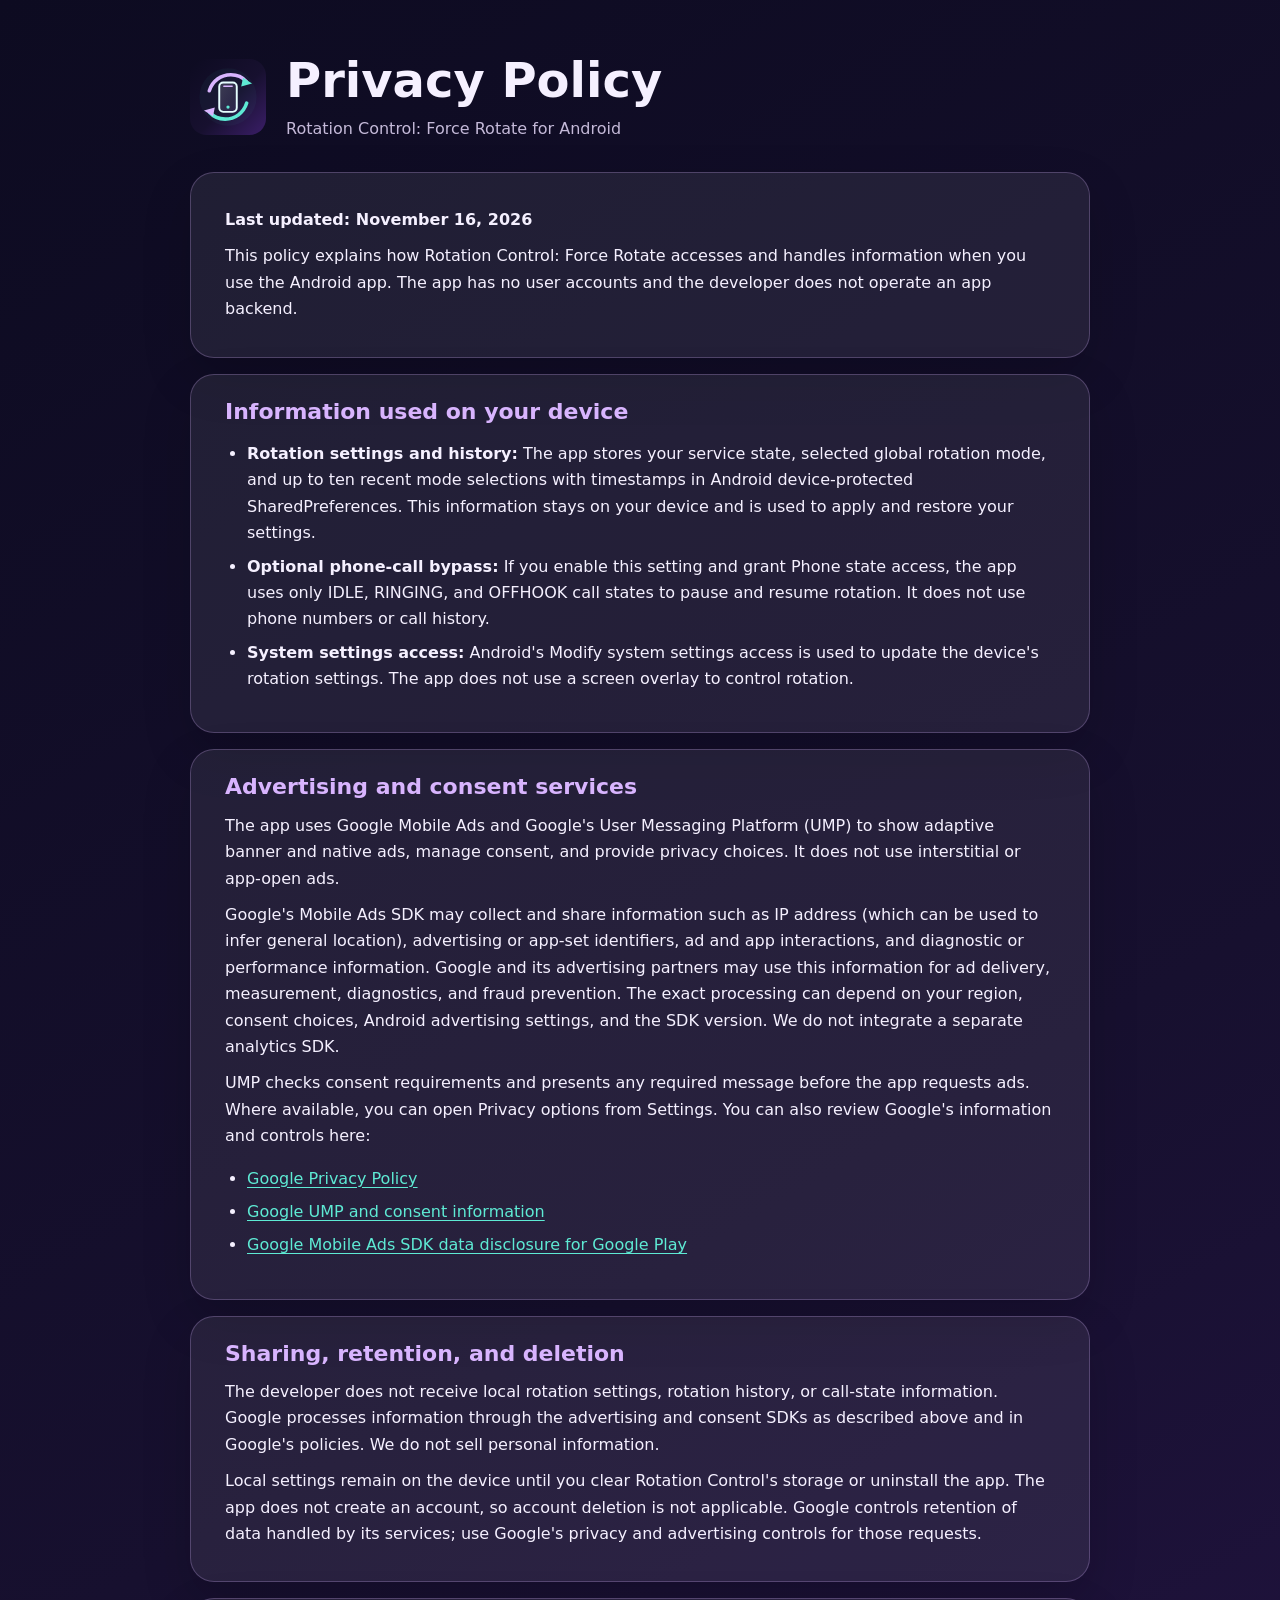
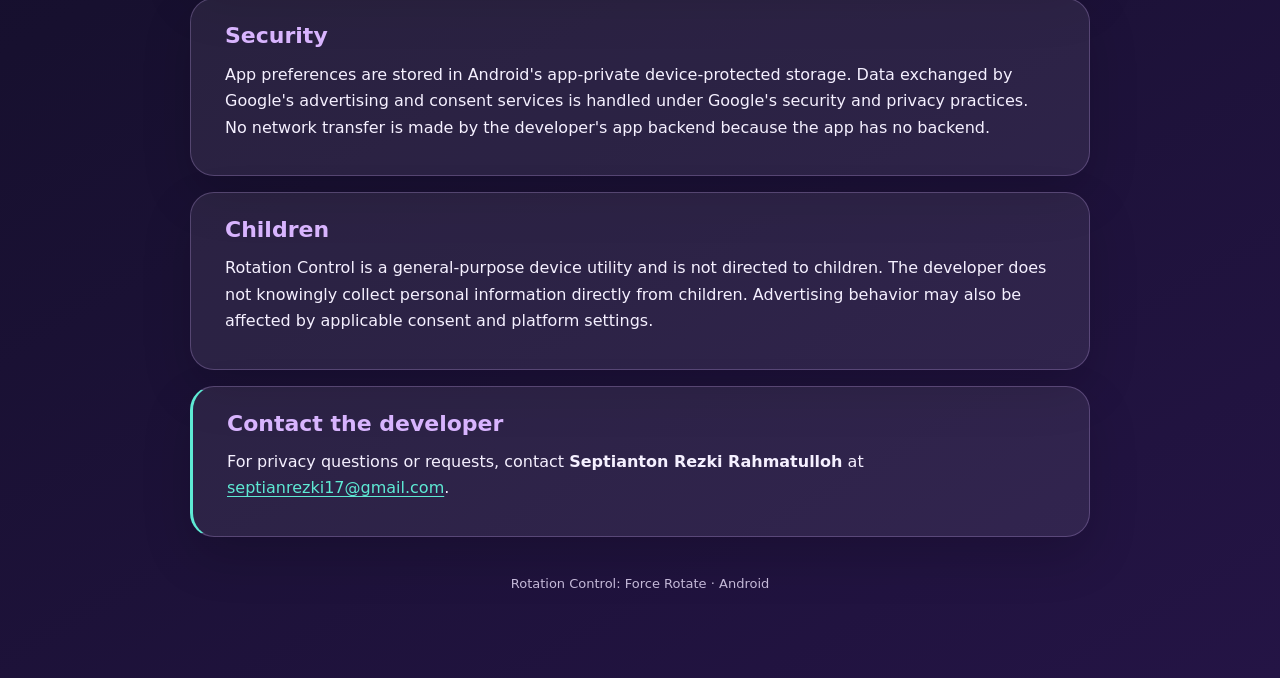
<file: docs/index.html>
<!doctype html>
<html lang="en">
<head>
  <meta charset="utf-8">
  <meta name="viewport" content="width=device-width, initial-scale=1">
  <meta name="theme-color" content="#0d0b21">
  <meta name="description" content="Privacy information for Rotation Control: Force Rotate for Android.">
  <title>Rotation Control - Privacy</title>
  <link rel="icon" href="assets/rotation-control-logo.svg" type="image/svg+xml">
  <style>
    :root { color-scheme: dark; --ink:#f5f0ff; --muted:#c4b9d8; --mint:#5eead4; --lav:#d8b4fe; --glass:#201a37; }
    * { box-sizing:border-box; }
    body { margin:0; min-height:100vh; background:linear-gradient(150deg,#0d0b21 0%,#17102f 55%,#241445 100%); color:var(--ink); font:16px/1.65 system-ui,-apple-system,"Segoe UI",sans-serif; }
    main { width:min(900px,calc(100% - 32px)); margin:0 auto; padding:52px 0 64px; }
    header { display:flex; gap:20px; align-items:center; margin-bottom:30px; }
    header img { width:76px; height:76px; flex:none; }
    h1,h2,h3 { line-height:1.2; }
    h1 { font-size:clamp(30px,5vw,48px); margin:0 0 6px; }
    header p,.muted { color:var(--muted); margin:0; }
    .card { padding:24px clamp(18px,4vw,34px); margin:16px 0; background:rgba(255,255,255,.075); border:1px solid rgba(216,180,254,.25); border-radius:24px; box-shadow:0 20px 50px rgba(0,0,0,.16); }
    h2 { color:var(--lav); font-size:22px; margin:0 0 12px; }
    h3 { color:var(--mint); font-size:17px; margin:20px 0 8px; }
    p { margin:10px 0; }
    a { color:var(--mint); text-underline-offset:3px; }
    ul { padding-left:22px; }
    li { margin:7px 0; }
    .contact { border-left:3px solid var(--mint); }
    footer { color:var(--muted); text-align:center; padding:20px 0; font-size:13px; }
    @media(max-width:560px) { main { padding-top:28px; } header img { width:60px;height:60px; } .card { border-radius:20px; } }
  </style>
</head>
<body>
<main>
  <header>
    <img src="assets/rotation-control-logo.svg" alt="Rotation Control logo">
    <div><h1>Privacy Policy</h1><p>Rotation Control: Force Rotate for Android</p></div>
  </header>

  <section class="card">
    <p><strong>Last updated: November 16, 2026</strong></p>
    <p>This policy explains how Rotation Control: Force Rotate accesses and handles information when you use the Android app. The app has no user accounts and the developer does not operate an app backend.</p>
  </section>

  <section class="card">
    <h2>Information used on your device</h2>
    <ul>
      <li><strong>Rotation settings and history:</strong> The app stores your service state, selected global rotation mode, and up to ten recent mode selections with timestamps in Android device-protected SharedPreferences. This information stays on your device and is used to apply and restore your settings.</li>
      <li><strong>Optional phone-call bypass:</strong> If you enable this setting and grant Phone state access, the app uses only IDLE, RINGING, and OFFHOOK call states to pause and resume rotation. It does not use phone numbers or call history.</li>
      <li><strong>System settings access:</strong> Android's Modify system settings access is used to update the device's rotation settings. The app does not use a screen overlay to control rotation.</li>
    </ul>
  </section>

  <section class="card">
    <h2>Advertising and consent services</h2>
    <p>The app uses Google Mobile Ads and Google's User Messaging Platform (UMP) to show adaptive banner and native ads, manage consent, and provide privacy choices. It does not use interstitial or app-open ads.</p>
    <p>Google's Mobile Ads SDK may collect and share information such as IP address (which can be used to infer general location), advertising or app-set identifiers, ad and app interactions, and diagnostic or performance information. Google and its advertising partners may use this information for ad delivery, measurement, diagnostics, and fraud prevention. The exact processing can depend on your region, consent choices, Android advertising settings, and the SDK version. We do not integrate a separate analytics SDK.</p>
    <p>UMP checks consent requirements and presents any required message before the app requests ads. Where available, you can open Privacy options from Settings. You can also review Google's information and controls here:</p>
    <ul>
      <li><a href="https://policies.google.com/privacy">Google Privacy Policy</a></li>
      <li><a href="https://developers.google.com/admob/android/privacy">Google UMP and consent information</a></li>
      <li><a href="https://developers.google.com/admob/android/privacy/play-data-disclosure">Google Mobile Ads SDK data disclosure for Google Play</a></li>
    </ul>
  </section>

  <section class="card">
    <h2>Sharing, retention, and deletion</h2>
    <p>The developer does not receive local rotation settings, rotation history, or call-state information. Google processes information through the advertising and consent SDKs as described above and in Google's policies. We do not sell personal information.</p>
    <p>Local settings remain on the device until you clear Rotation Control's storage or uninstall the app. The app does not create an account, so account deletion is not applicable. Google controls retention of data handled by its services; use Google's privacy and advertising controls for those requests.</p>
  </section>

  <section class="card">
    <h2>Security</h2>
    <p>App preferences are stored in Android's app-private device-protected storage. Data exchanged by Google's advertising and consent services is handled under Google's security and privacy practices. No network transfer is made by the developer's app backend because the app has no backend.</p>
  </section>

  <section class="card">
    <h2>Children</h2>
    <p>Rotation Control is a general-purpose device utility and is not directed to children. The developer does not knowingly collect personal information directly from children. Advertising behavior may also be affected by applicable consent and platform settings.</p>
  </section>

  <section class="card contact">
    <h2>Contact the developer</h2>
    <p>For privacy questions or requests, contact <strong>Septianton Rezki Rahmatulloh</strong> at <a href="mailto:septianrezki17@gmail.com">septianrezki17@gmail.com</a>.</p>
  </section>

  <footer>Rotation Control: Force Rotate · Android</footer>
</main>
</body>
</html>
</file>
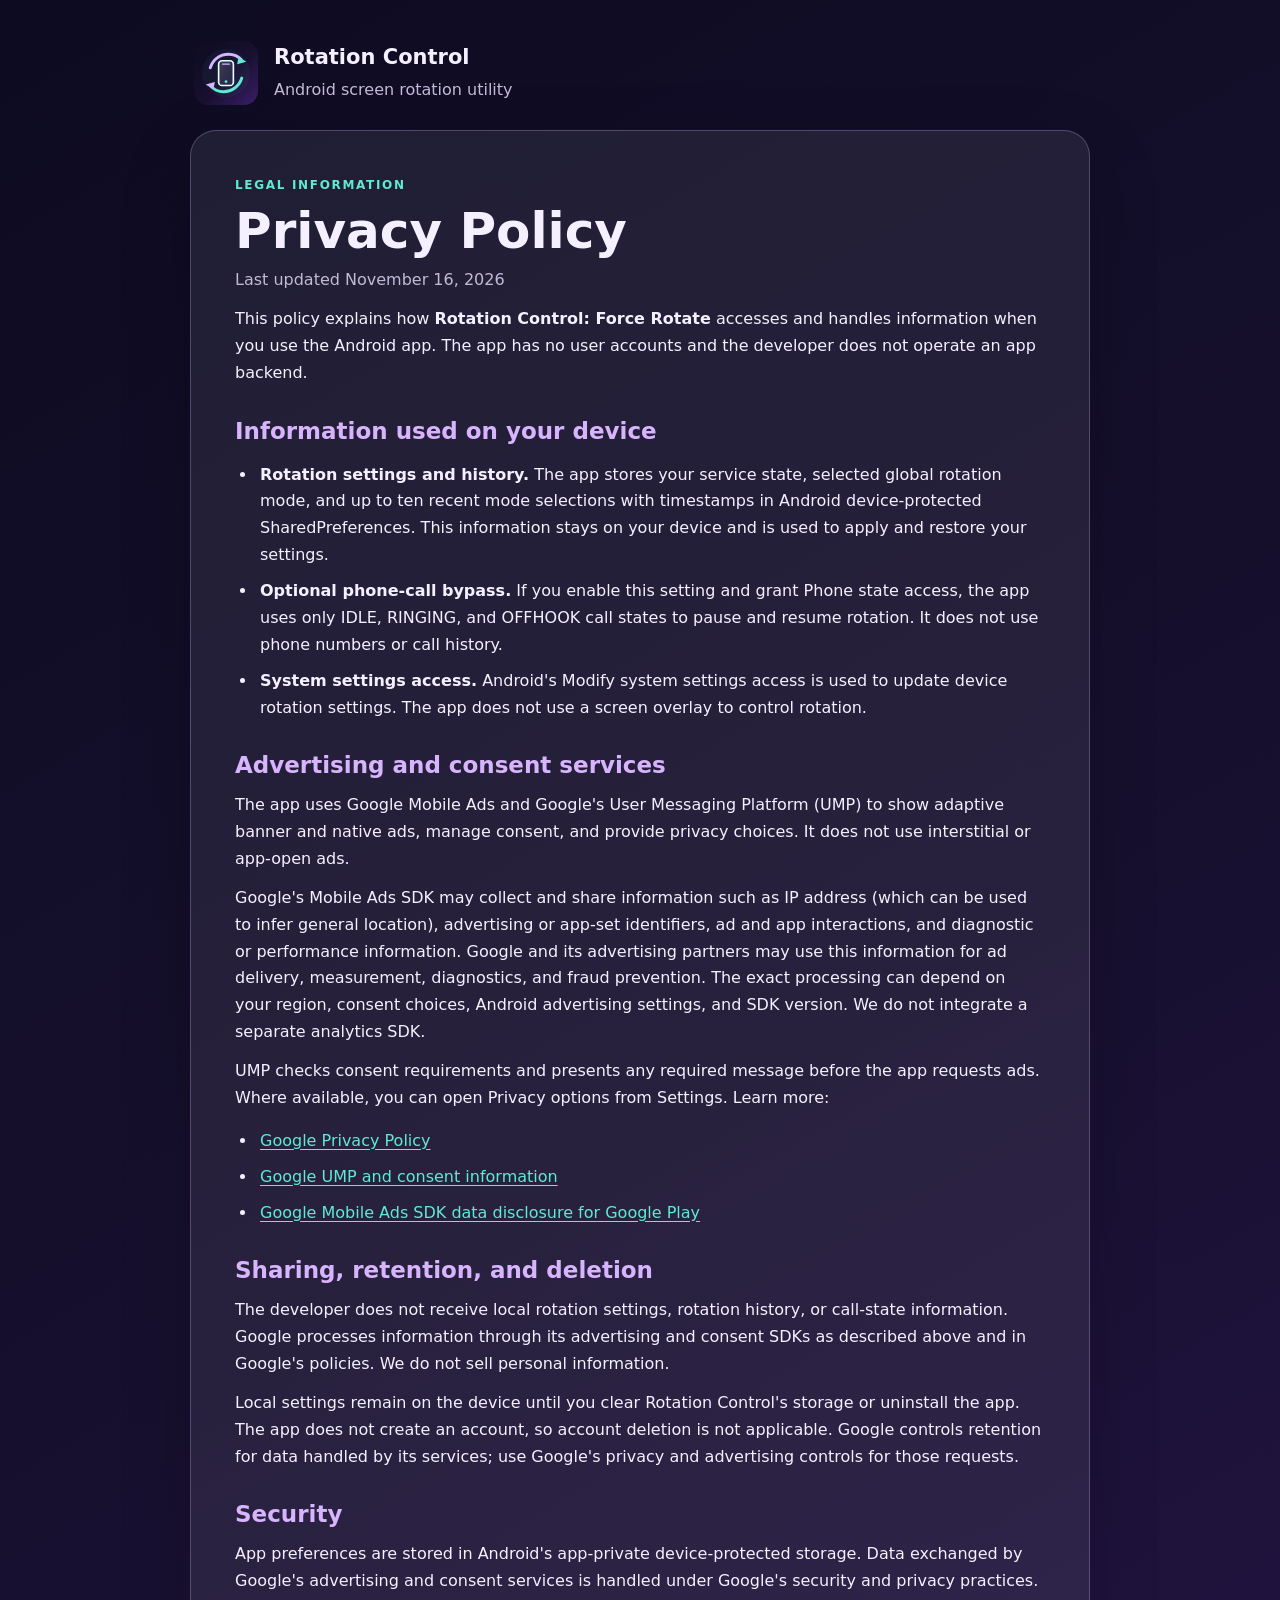
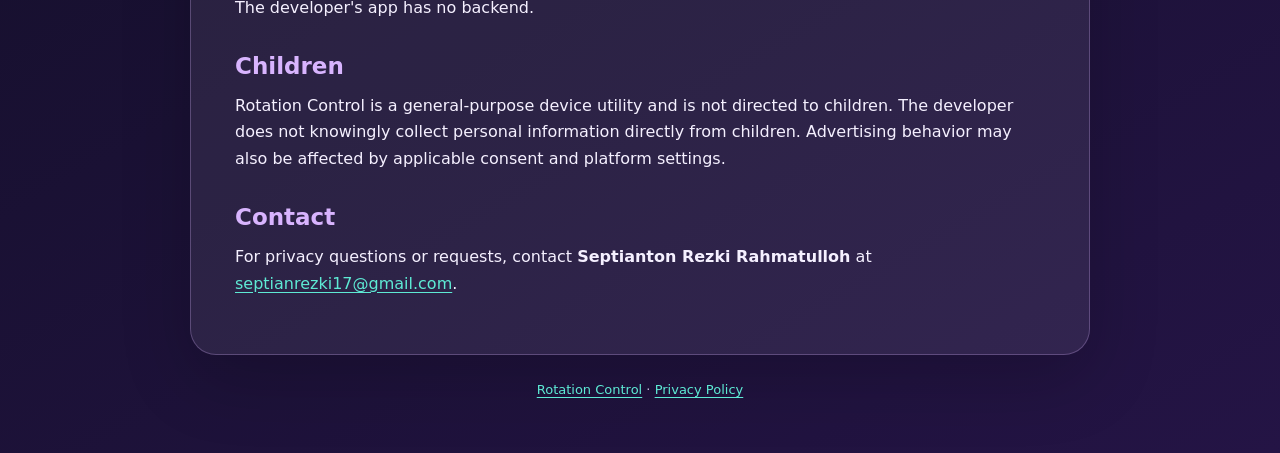
<file: docs/privacy-policy.html>
<!doctype html>
<html lang="en">
<head>
  <meta charset="utf-8">
  <meta name="viewport" content="width=device-width, initial-scale=1">
  <meta name="theme-color" content="#0d0b21">
  <meta name="description" content="Privacy Policy for Rotation Control: Force Rotate.">
  <title>Privacy Policy - Rotation Control</title>
  <link rel="icon" href="assets/rotation-control-logo.svg" type="image/svg+xml">
  <link rel="stylesheet" href="styles.css">
</head>
<body>
<main class="page">
  <header class="brand">
    <img src="assets/rotation-control-logo.svg" alt="Rotation Control logo">
    <div><a class="brand-name" href="index.html">Rotation Control</a><p>Android screen rotation utility</p></div>
  </header>
  <article class="panel">
    <p class="eyebrow">LEGAL INFORMATION</p>
    <h1>Privacy Policy</h1>
    <p class="muted">Last updated November 16, 2026</p>
    <p>This policy explains how <strong>Rotation Control: Force Rotate</strong> accesses and handles information when you use the Android app. The app has no user accounts and the developer does not operate an app backend.</p>

    <h2>Information used on your device</h2>
    <ul>
      <li><strong>Rotation settings and history.</strong> The app stores your service state, selected global rotation mode, and up to ten recent mode selections with timestamps in Android device-protected SharedPreferences. This information stays on your device and is used to apply and restore your settings.</li>
      <li><strong>Optional phone-call bypass.</strong> If you enable this setting and grant Phone state access, the app uses only IDLE, RINGING, and OFFHOOK call states to pause and resume rotation. It does not use phone numbers or call history.</li>
      <li><strong>System settings access.</strong> Android's Modify system settings access is used to update device rotation settings. The app does not use a screen overlay to control rotation.</li>
    </ul>

    <h2>Advertising and consent services</h2>
    <p>The app uses Google Mobile Ads and Google's User Messaging Platform (UMP) to show adaptive banner and native ads, manage consent, and provide privacy choices. It does not use interstitial or app-open ads.</p>
    <p>Google's Mobile Ads SDK may collect and share information such as IP address (which can be used to infer general location), advertising or app-set identifiers, ad and app interactions, and diagnostic or performance information. Google and its advertising partners may use this information for ad delivery, measurement, diagnostics, and fraud prevention. The exact processing can depend on your region, consent choices, Android advertising settings, and SDK version. We do not integrate a separate analytics SDK.</p>
    <p>UMP checks consent requirements and presents any required message before the app requests ads. Where available, you can open Privacy options from Settings. Learn more:</p>
    <ul>
      <li><a href="https://policies.google.com/privacy">Google Privacy Policy</a></li>
      <li><a href="https://developers.google.com/admob/android/privacy">Google UMP and consent information</a></li>
      <li><a href="https://developers.google.com/admob/android/privacy/play-data-disclosure">Google Mobile Ads SDK data disclosure for Google Play</a></li>
    </ul>

    <h2>Sharing, retention, and deletion</h2>
    <p>The developer does not receive local rotation settings, rotation history, or call-state information. Google processes information through its advertising and consent SDKs as described above and in Google's policies. We do not sell personal information.</p>
    <p>Local settings remain on the device until you clear Rotation Control's storage or uninstall the app. The app does not create an account, so account deletion is not applicable. Google controls retention for data handled by its services; use Google's privacy and advertising controls for those requests.</p>

    <h2>Security</h2>
    <p>App preferences are stored in Android's app-private device-protected storage. Data exchanged by Google's advertising and consent services is handled under Google's security and privacy practices. The developer's app has no backend.</p>

    <h2>Children</h2>
    <p>Rotation Control is a general-purpose device utility and is not directed to children. The developer does not knowingly collect personal information directly from children. Advertising behavior may also be affected by applicable consent and platform settings.</p>

    <h2>Contact</h2>
    <p>For privacy questions or requests, contact <strong>Septianton Rezki Rahmatulloh</strong> at <a href="mailto:septianrezki17@gmail.com">septianrezki17@gmail.com</a>.</p>
  </article>
  <footer><a href="index.html">Rotation Control</a> · <a href="privacy-policy.html">Privacy Policy</a></footer>
</main>
</body>
</html>
</file>
<file: docs/styles.css>
:root{color-scheme:dark;--ink:#f5f0ff;--muted:#c4b9d8;--mint:#5eead4;--lav:#d8b4fe;--glass:rgba(255,255,255,.075)}
*{box-sizing:border-box}
body{margin:0;min-height:100vh;background:linear-gradient(150deg,#0d0b21 0%,#17102f 55%,#241445 100%);color:var(--ink);font:16px/1.68 system-ui,-apple-system,"Segoe UI",sans-serif}
a{color:var(--mint);text-underline-offset:3px}
.page{width:min(900px,calc(100% - 32px));margin:0 auto;padding:40px 0 28px}
.brand{display:flex;gap:16px;align-items:center;margin:0 4px 24px}
.brand img{width:64px;height:64px;flex:none}
.brand-name{color:var(--ink);font-size:21px;font-weight:700;text-decoration:none}
.brand p,.muted,footer{color:var(--muted);margin:2px 0}
.panel{padding:clamp(22px,5vw,44px);border:1px solid rgba(216,180,254,.27);border-radius:26px;background:var(--glass);box-shadow:0 24px 70px rgba(0,0,0,.19)}
.eyebrow{color:var(--mint);font-size:12px;font-weight:700;letter-spacing:.14em;margin:0 0 8px}
h1{font-size:clamp(32px,6vw,50px);line-height:1.12;margin:0 0 8px}
h2{color:var(--lav);font-size:23px;line-height:1.25;margin:30px 0 10px}
p{margin:12px 0}
ul{padding-left:22px}
li{padding-left:3px;margin:9px 0}
footer{text-align:center;padding:22px 0;font-size:13px}
@media(max-width:560px){.page{padding:24px 0}.panel{border-radius:21px}.brand img{width:56px;height:56px}}
</file>
